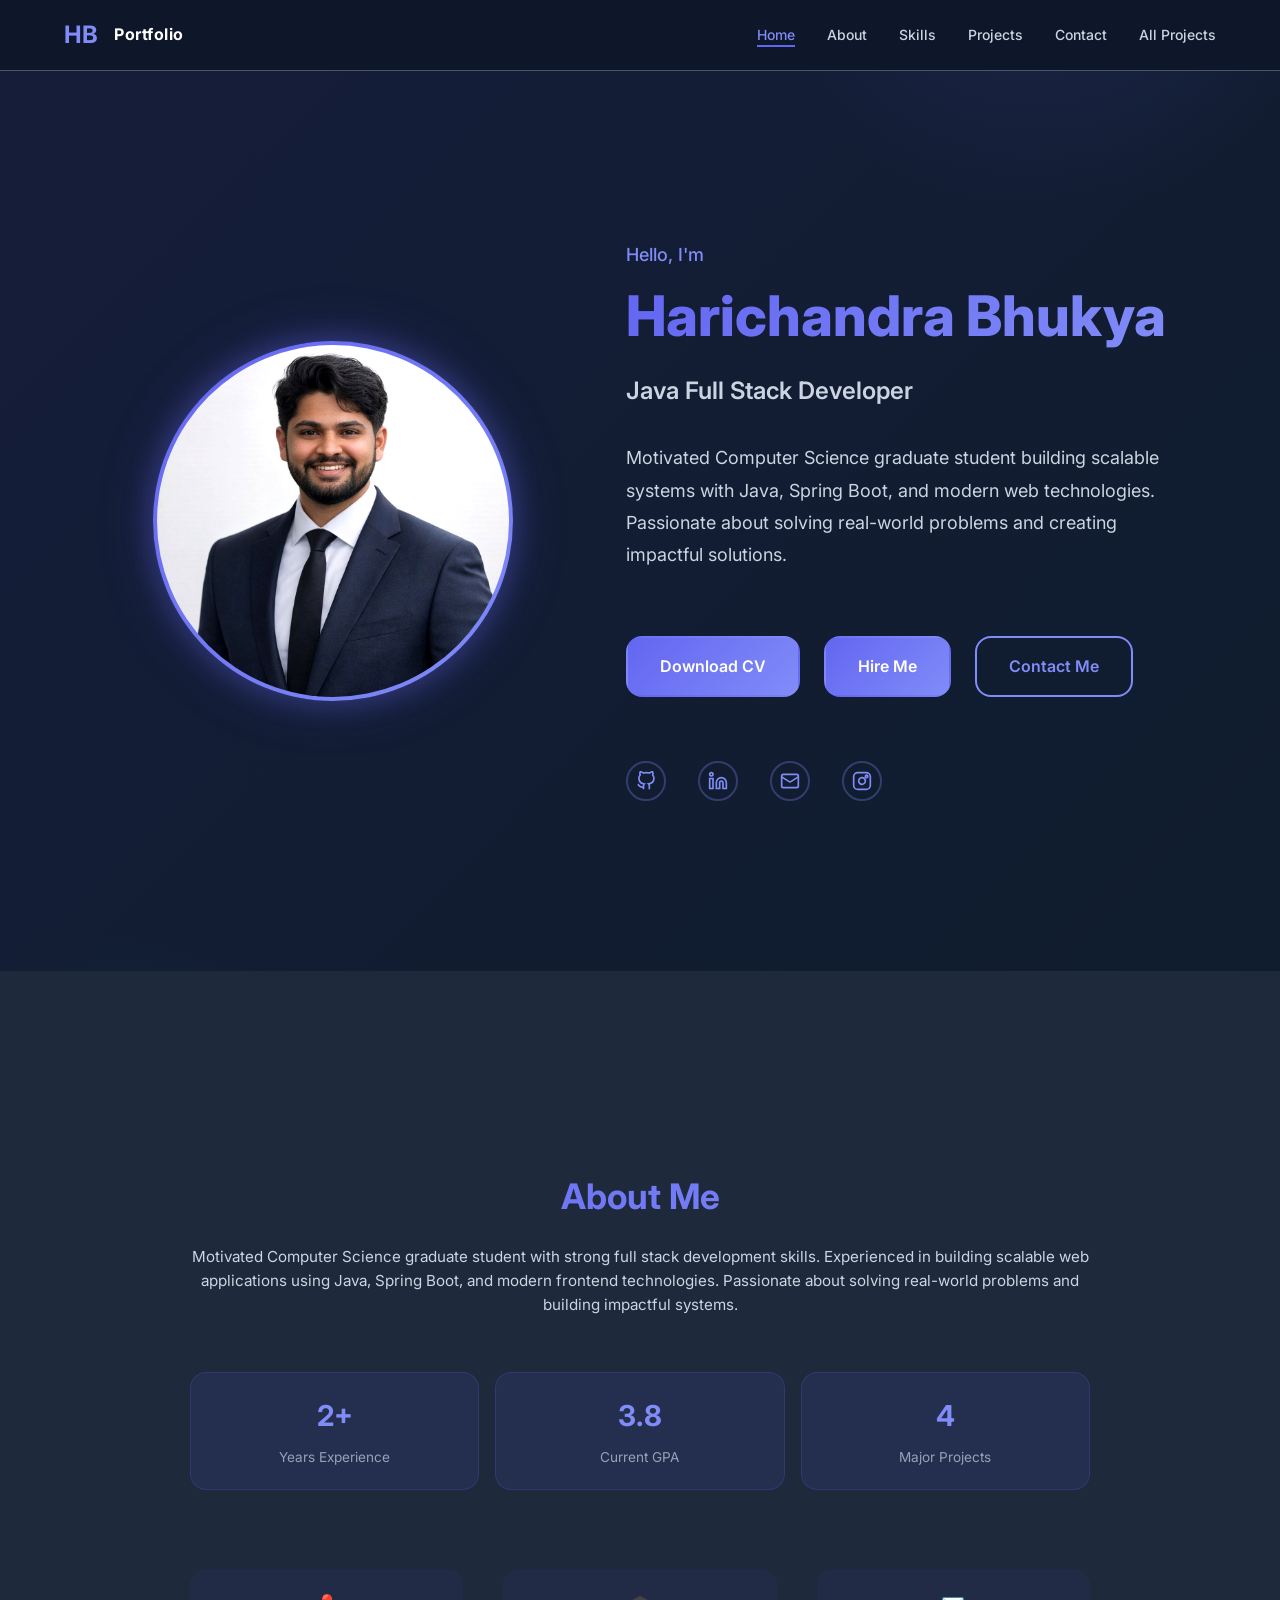
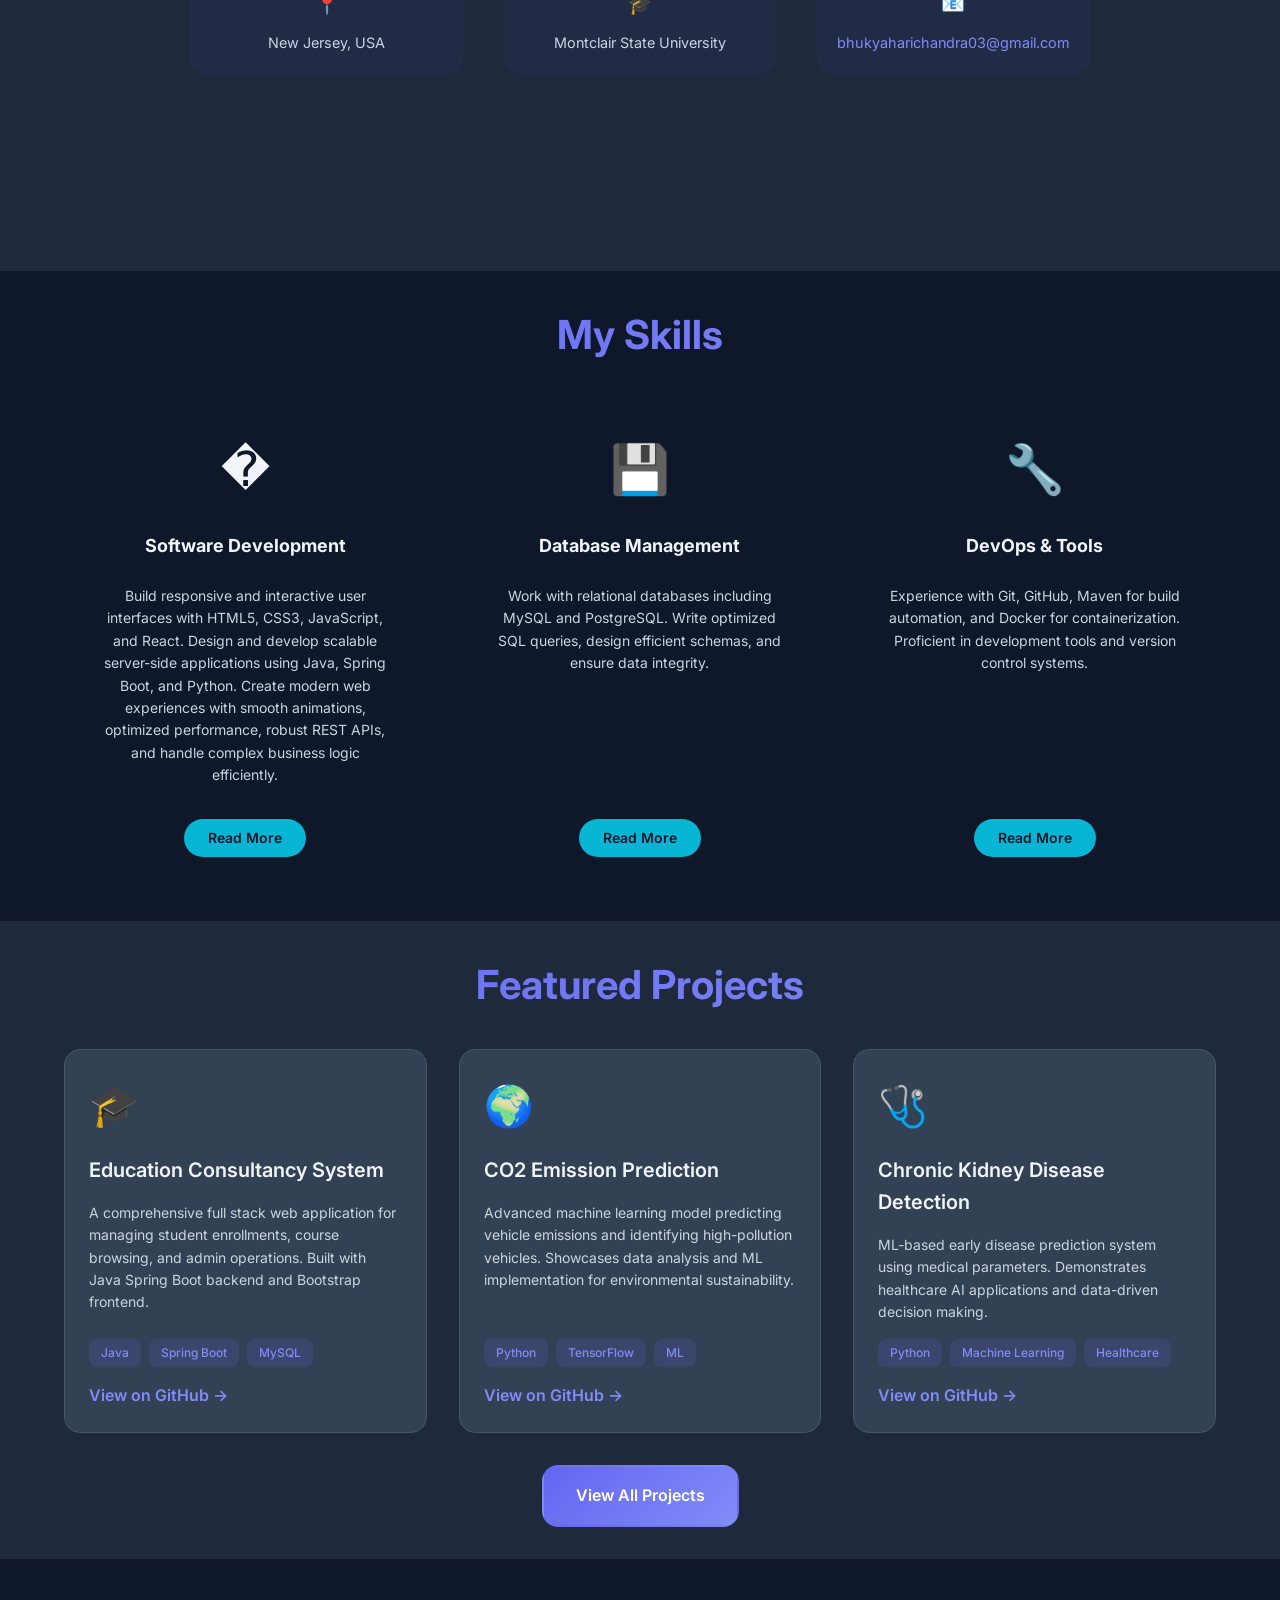
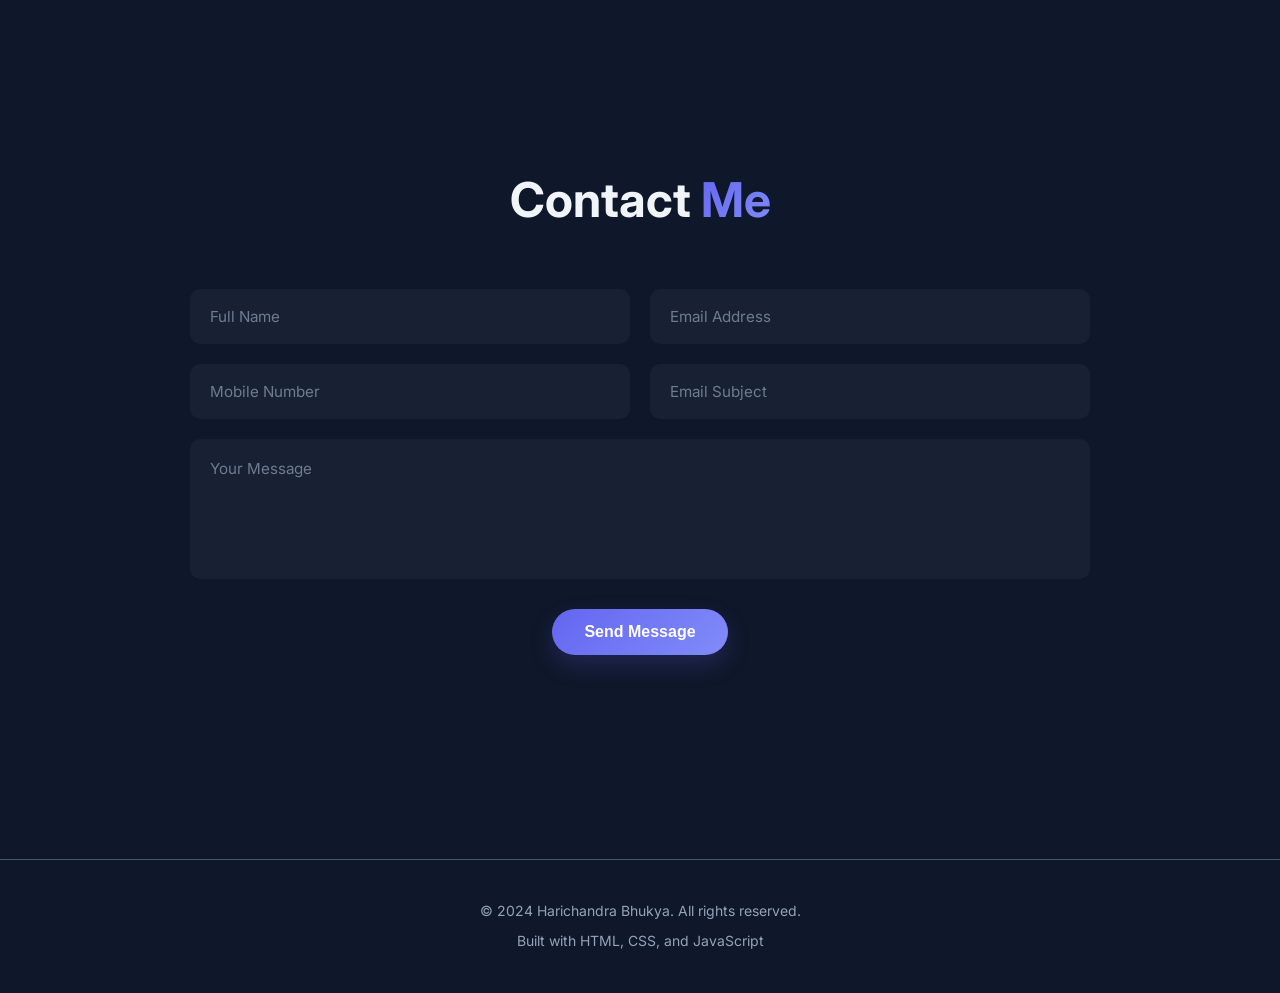
<file: index.html>
<!DOCTYPE html>
<html lang="en">
<head>
    <meta charset="UTF-8">
    <meta name="viewport" content="width=device-width, initial-scale=1.0">
    <meta name="description" content="Harichandra Bhukya - Java Full Stack Developer | Graduate Student at Montclair State University">
    <meta name="author" content="Harichandra Bhukya">
    <title>Harichandra Bhukya | Java Full Stack Developer</title>
    <link rel="stylesheet" href="style.css">
    <link href="https://fonts.googleapis.com/css2?family=Inter:wght@300;400;500;600;700&display=swap" rel="stylesheet">
</head>
<body>
    <!-- Navbar -->
    <nav class="navbar">
        <div class="navbar-container">
            <a href="index.html" class="navbar-logo-wrapper">
                <span class="navbar-logo">HB</span>
                <span class="navbar-text">Portfolio</span>
            </a>
            <button class="hamburger" id="hamburger">
                <span></span>
                <span></span>
                <span></span>
            </button>
            <ul class="nav-menu" id="navMenu">
                <li><a href="#hero" class="nav-link active">Home</a></li>
                <li><a href="#about" class="nav-link">About</a></li>
                <li><a href="#skills" class="nav-link">Skills</a></li>
                <li><a href="#projects" class="nav-link">Projects</a></li>
                <li><a href="#contact" class="nav-link">Contact</a></li>
                <li><a href="projects.html" class="nav-link">All Projects</a></li>
            </ul>
        </div>
    </nav>

    <!-- Hero Section -->
    <section id="hero" class="hero">
        <div class="container hero-container">
            <!-- Left Column: Profile Image -->
            <div class="hero-image-column">
                <div class="profile-image-wrapper">
                    <div class="profile-image-border"></div>
                    <img src="assets/images/profile.jpg" alt="Harichandra Bhukya" class="profile-image">
                </div>
            </div>

            <!-- Right Column: Content -->
            <div class="hero-content-column">
                <p class="hero-intro">Hello, I'm</p>
                <h1 class="hero-title">Harichandra Bhukya</h1>
                <p class="hero-subtitle">Java Full Stack Developer</p>
                <p class="hero-description">
                    Motivated Computer Science graduate student building scalable systems with Java, Spring Boot, and modern web technologies. Passionate about solving real-world problems and creating impactful solutions.
                </p>
                <div class="hero-buttons">
                    <a href="assets/files/harichandra_fullstack_resume.pdf" class="btn btn-primary" download>Download CV</a>
                    <a href="#contact" class="btn btn-primary">Hire Me</a>
                    <a href="#contact" class="btn btn-secondary">Contact Me</a>
                </div>
                <div class="social-links">
                    <a href="https://github.com/harichandra04" target="_blank" class="social-link" title="GitHub">
                        <svg width="24" height="24" viewBox="0 0 24 24" fill="none" stroke="currentColor" stroke-width="2">
                            <path d="M9 19c-5 1.5-5-2.5-7-3m14 6v-3.87a3.37 3.37 0 0 0-.94-2.61c3.14-.35 6.44-1.54 6.44-7A5.44 5.44 0 0 0 20 4.77 5.07 5.07 0 0 0 19.91 1S18.73.65 16 2.48a13.38 13.38 0 0 0-7 0C6.27.65 5.09 1 5.09 1A5.07 5.07 0 0 0 5 4.77a5.44 5.44 0 0 0-1.5 3.78c0 5.42 3.3 6.61 6.44 7A3.37 3.37 0 0 0 9 18.13V22"></path>
                        </svg>
                    </a>
                    <a href="https://www.linkedin.com/in/harichandra-bhukya-a99386277" target="_blank" class="social-link" title="LinkedIn">
                        <svg width="24" height="24" viewBox="0 0 24 24" fill="none" stroke="currentColor" stroke-width="2">
                            <path d="M16 8a6 6 0 0 1 6 6v7h-4v-7a2 2 0 0 0-2-2 2 2 0 0 0-2 2v7h-4v-7a6 6 0 0 1 6-6zM2 9h4v12H2z"></path>
                            <circle cx="4" cy="4" r="2"></circle>
                        </svg>
                    </a>
                    <a href="mailto:bhukyaharichandra03@gmail.com" class="social-link" title="Email">
                        <svg width="24" height="24" viewBox="0 0 24 24" fill="none" stroke="currentColor" stroke-width="2">
                            <rect x="2" y="4" width="20" height="16" rx="2"></rect>
                            <path d="m22 7-8.97 5.7a1.94 1.94 0 0 1-2.06 0L2 7"></path>
                        </svg>
                    </a>
                    <a href="https://www.instagram.com/hari__chandra_?igsh=bmt1dWl6MHl3cGg3&utm_source=qr" target="_blank" class="social-link" title="Instagram">
                        <svg width="24" height="24" viewBox="0 0 24 24" fill="none" stroke="currentColor" stroke-width="2">
                            <rect x="2" y="2" width="20" height="20" rx="5" ry="5"></rect>
                            <path d="M16 11.37A4 4 0 1 1 12.63 8 4 4 0 0 1 16 11.37z"></path>
                            <circle cx="17.5" cy="6.5" r="1.5"></circle>
                        </svg>
                    </a>
                </div>
            </div>
        </div>
    </section>

    <!-- About Section -->
    <section id="about" class="about">
        <div class="container">
            <h2 class="section-title">About Me</h2>
            <div class="about-content">
                <p class="about-text">
                    Motivated Computer Science graduate student with strong full stack development skills. Experienced in building scalable web applications using Java, Spring Boot, and modern frontend technologies. Passionate about solving real-world problems and building impactful systems.
                </p>
                <div class="about-stats">
                    <div class="stat">
                        <span class="stat-value">2+</span>
                        <span class="stat-label">Years Experience</span>
                    </div>
                    <div class="stat">
                        <span class="stat-value">3.8</span>
                        <span class="stat-label">Current GPA</span>
                    </div>
                    <div class="stat">
                        <span class="stat-value">4</span>
                        <span class="stat-label">Major Projects</span>
                    </div>
                </div>
                <div class="about-info">
                    <div class="info-item">
                        <span class="info-icon">📍</span>
                        <span class="info-text">New Jersey, USA</span>
                    </div>
                    <div class="info-item">
                        <span class="info-icon">🎓</span>
                        <span class="info-text">Montclair State University</span>
                    </div>
                    <div class="info-item">
                        <span class="info-icon">📧</span>
                        <span class="info-text"><a href="mailto:bhukyaharichandra03@gmail.com">bhukyaharichandra03@gmail.com</a></span>
                    </div>
                </div>
            </div>
        </div>
    </section>

    <!-- Skills Section -->
    <section id="skills" class="skills">
        <div class="container">
            <h2 class="section-title">My <span class="accent-text">Skills</span></h2>
            <div class="skills-grid">
                <div class="skill-card">
                    <div class="skill-icon">�</div>
                    <h3 class="skill-card-title">Software Development</h3>
                    <p class="skill-card-desc">Build responsive and interactive user interfaces with HTML5, CSS3, JavaScript, and React. Design and develop scalable server-side applications using Java, Spring Boot, and Python. Create modern web experiences with smooth animations, optimized performance, robust REST APIs, and handle complex business logic efficiently.</p>
                    <a href="#" class="skill-btn">Read More</a>
                </div>

                <div class="skill-card">
                    <div class="skill-icon">💾</div>
                    <h3 class="skill-card-title">Database Management</h3>
                    <p class="skill-card-desc">Work with relational databases including MySQL and PostgreSQL. Write optimized SQL queries, design efficient schemas, and ensure data integrity.</p>
                    <a href="#" class="skill-btn">Read More</a>
                </div>

                <div class="skill-card">
                    <div class="skill-icon">🔧</div>
                    <h3 class="skill-card-title">DevOps & Tools</h3>
                    <p class="skill-card-desc">Experience with Git, GitHub, Maven for build automation, and Docker for containerization. Proficient in development tools and version control systems.</p>
                    <a href="#" class="skill-btn">Read More</a>
                </div>
            </div>
        </div>
    </section>

    <!-- Projects Preview Section -->
    <section id="projects" class="projects">
        <div class="container">
            <h2 class="section-title">Featured Projects</h2>
            <div class="projects-grid">
                <div class="project-card">
                    <div class="project-icon">🎓</div>
                    <h3 class="project-title">Education Consultancy System</h3>
                    <p class="project-description">A comprehensive full stack web application for managing student enrollments, course browsing, and admin operations. Built with Java Spring Boot backend and Bootstrap frontend.</p>
                    <div class="project-tech">
                        <span class="tech-tag">Java</span>
                        <span class="tech-tag">Spring Boot</span>
                        <span class="tech-tag">MySQL</span>
                    </div>
                    <a href="https://github.com/harichandra04/education-consultancy" target="_blank" class="project-link">View on GitHub →</a>
                </div>

                <div class="project-card">
                    <div class="project-icon">🌍</div>
                    <h3 class="project-title">CO2 Emission Prediction</h3>
                    <p class="project-description">Advanced machine learning model predicting vehicle emissions and identifying high-pollution vehicles. Showcases data analysis and ML implementation for environmental sustainability.</p>
                    <div class="project-tech">
                        <span class="tech-tag">Python</span>
                        <span class="tech-tag">TensorFlow</span>
                        <span class="tech-tag">ML</span>
                    </div>
                    <a href="https://github.com/harichandra04/co2-emission-prediction" target="_blank" class="project-link">View on GitHub →</a>
                </div>

                <div class="project-card">
                    <div class="project-icon">🩺</div>
                    <h3 class="project-title">Chronic Kidney Disease Detection</h3>
                    <p class="project-description">ML-based early disease prediction system using medical parameters. Demonstrates healthcare AI applications and data-driven decision making.</p>
                    <div class="project-tech">
                        <span class="tech-tag">Python</span>
                        <span class="tech-tag">Machine Learning</span>
                        <span class="tech-tag">Healthcare</span>
                    </div>
                    <a href="https://github.com/harichandra04/ckd-detection" target="_blank" class="project-link">View on GitHub →</a>
                </div>
            </div>
            <div class="view-all-projects">
                <a href="projects.html" class="btn btn-primary">View All Projects</a>
            </div>
        </div>
    </section>

    <!-- Contact Section -->
    <section id="contact" class="contact-section">
        <h2 class="contact-heading">
            <span class="contact-text">Contact</span> <span class="contact-me">Me</span>
        </h2>
        <form class="contact-form-wrapper" action="https://formsubmit.co/bhukyaharichandra03@gmail.com" method="POST">
            <div class="form-row">
                <input type="text" name="fullName" class="form-input" placeholder="Full Name" required>
                <input type="email" name="emailAddress" class="form-input" placeholder="Email Address" required>
            </div>

            <div class="form-row">
                <input type="tel" name="mobileNumber" class="form-input" placeholder="Mobile Number">
                <input type="text" name="emailSubject" class="form-input" placeholder="Email Subject" required>
            </div>

            <div class="form-row full-width">
                <textarea name="message" class="form-input form-textarea" placeholder="Your Message" required></textarea>
            </div>

            <div class="form-row button-row">
                <button type="submit" class="contact-btn">Send Message</button>
            </div>

            <!-- FormSubmit honeypot field for spam protection -->
            <input type="hidden" name="_captcha" value="false">
            
            <!-- Redirect to success page after submission -->
            <input type="hidden" name="_next" value="https://localhost:8000/">

            <div id="successMessage" class="success-message" style="display: none;">
                Message sent successfully! Check your email.
            </div>
        </form>
    </section>

    <!-- Footer -->
    <footer class="footer">
        <div class="container">
            <p>&copy; 2024 Harichandra Bhukya. All rights reserved.</p>
            <p>Built with HTML, CSS, and JavaScript</p>
        </div>
    </footer>

    <script src="script.js"></script>
</body>
</html>
</file>
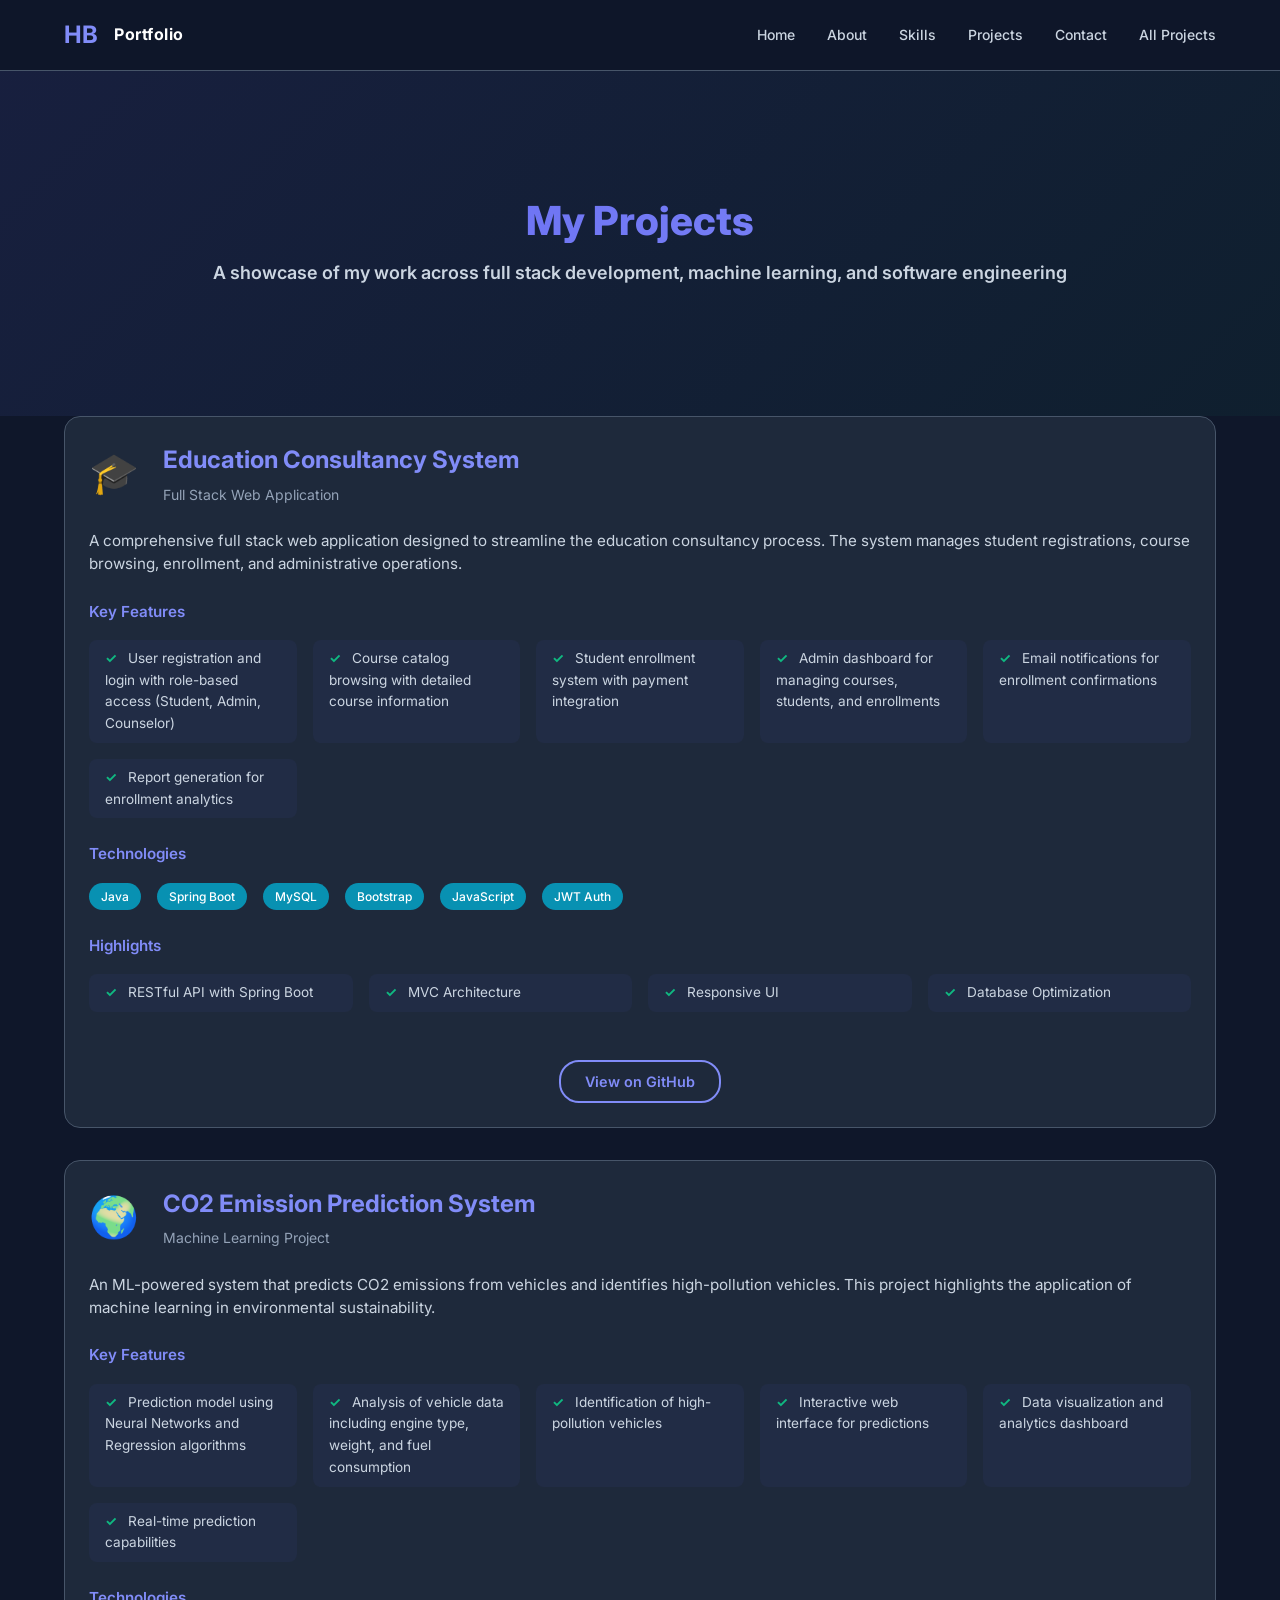
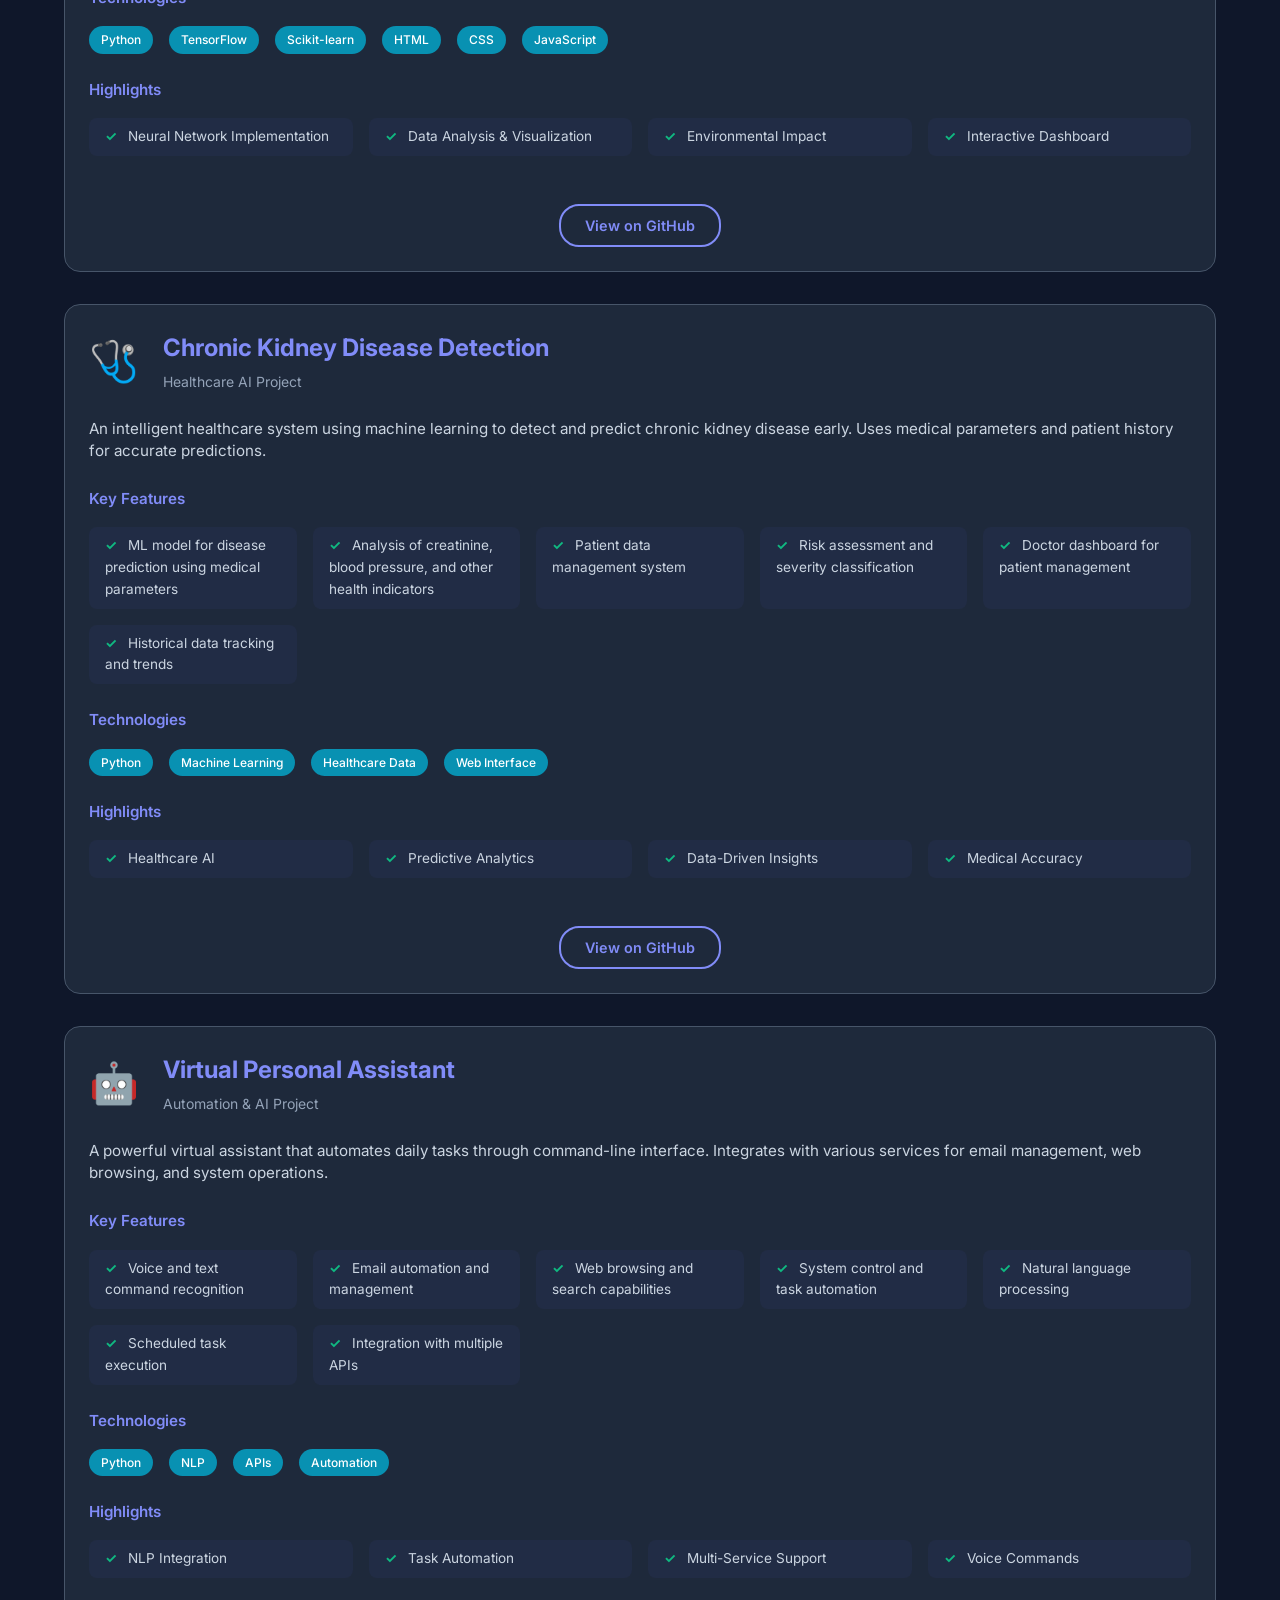
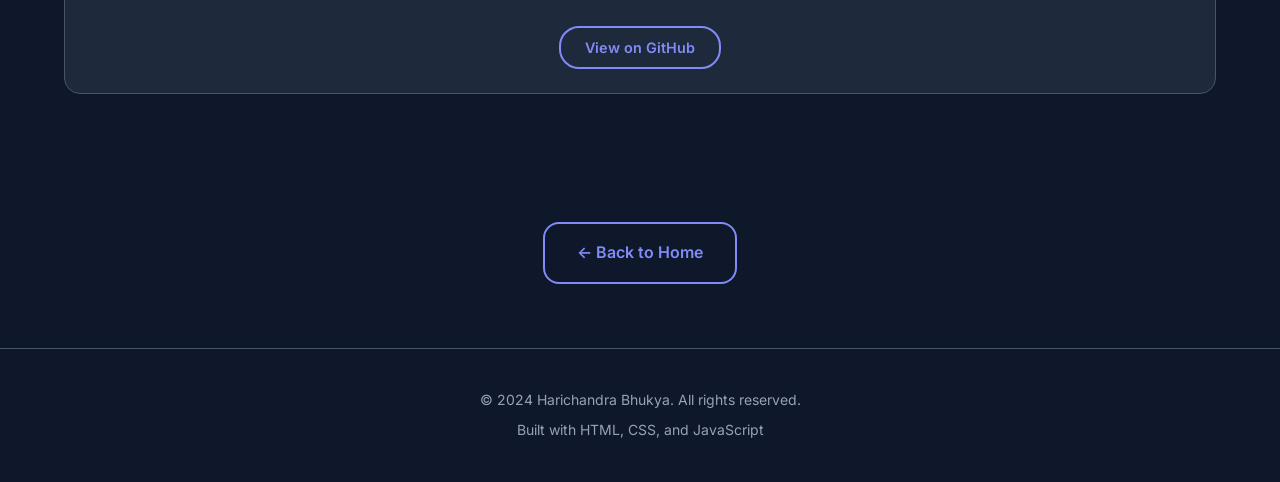
<file: projects.html>
<!DOCTYPE html>
<html lang="en">
<head>
    <meta charset="UTF-8">
    <meta name="viewport" content="width=device-width, initial-scale=1.0">
    <meta name="description" content="Projects - Harichandra Bhukya | Java Full Stack Developer">
    <meta name="author" content="Harichandra Bhukya">
    <title>Projects | Harichandra Bhukya</title>
    <link rel="stylesheet" href="style.css">
    <link href="https://fonts.googleapis.com/css2?family=Inter:wght@300;400;500;600;700&display=swap" rel="stylesheet">
</head>
<body>
    <!-- Navbar -->
    <nav class="navbar">
        <div class="navbar-container">
            <a href="index.html" class="navbar-logo-wrapper">
                <span class="navbar-logo">HB</span>
                <span class="navbar-text">Portfolio</span>
            </a>
            <button class="hamburger" id="hamburger">
                <span></span>
                <span></span>
                <span></span>
            </button>
            <ul class="nav-menu" id="navMenu">
                <li><a href="index.html#hero" class="nav-link">Home</a></li>
                <li><a href="index.html#about" class="nav-link">About</a></li>
                <li><a href="index.html#skills" class="nav-link">Skills</a></li>
                <li><a href="index.html#projects" class="nav-link">Projects</a></li>
                <li><a href="index.html#contact" class="nav-link">Contact</a></li>
                <li><a href="projects.html" class="nav-link active">All Projects</a></li>
            </ul>
        </div>
    </nav>

    <!-- Projects Hero -->
    <section class="projects-hero">
        <div class="container">
            <h1 class="hero-title">My Projects</h1>
            <p class="hero-subtitle">A showcase of my work across full stack development, machine learning, and software engineering</p>
        </div>
    </section>

    <!-- All Projects -->
    <section class="all-projects">
        <div class="container">
            <div class="projects-list">
                <!-- Project 1 -->
                <article class="project-detailed">
                    <div class="project-header">
                        <span class="project-icon-large">🎓</span>
                        <div class="project-header-info">
                            <h2>Education Consultancy System</h2>
                            <p class="project-meta">Full Stack Web Application</p>
                        </div>
                    </div>

                    <p class="project-full-description">A comprehensive full stack web application designed to streamline the education consultancy process. The system manages student registrations, course browsing, enrollment, and administrative operations.</p>

                    <div class="project-features">
                        <h3>Key Features</h3>
                        <ul>
                            <li>User registration and login with role-based access (Student, Admin, Counselor)</li>
                            <li>Course catalog browsing with detailed course information</li>
                            <li>Student enrollment system with payment integration</li>
                            <li>Admin dashboard for managing courses, students, and enrollments</li>
                            <li>Email notifications for enrollment confirmations</li>
                            <li>Report generation for enrollment analytics</li>
                        </ul>
                    </div>

                    <div class="project-technologies">
                        <h3>Technologies</h3>
                        <div class="tech-stack">
                            <span class="tech-badge">Java</span>
                            <span class="tech-badge">Spring Boot</span>
                            <span class="tech-badge">MySQL</span>
                            <span class="tech-badge">Bootstrap</span>
                            <span class="tech-badge">JavaScript</span>
                            <span class="tech-badge">JWT Auth</span>
                        </div>
                    </div>

                    <div class="project-highlights">
                        <h3>Highlights</h3>
                        <ul>
                            <li>RESTful API with Spring Boot</li>
                            <li>MVC Architecture</li>
                            <li>Responsive UI</li>
                            <li>Database Optimization</li>
                        </ul>
                    </div>

                    <div class="project-links">
                        <a href="https://github.com/harichandra04/education-consultancy" target="_blank" class="btn btn-primary">View on GitHub</a>
                    </div>
                </article>

                <!-- Project 2 -->
                <article class="project-detailed">
                    <div class="project-header">
                        <span class="project-icon-large">🌍</span>
                        <div class="project-header-info">
                            <h2>CO2 Emission Prediction System</h2>
                            <p class="project-meta">Machine Learning Project</p>
                        </div>
                    </div>

                    <p class="project-full-description">An ML-powered system that predicts CO2 emissions from vehicles and identifies high-pollution vehicles. This project highlights the application of machine learning in environmental sustainability.</p>

                    <div class="project-features">
                        <h3>Key Features</h3>
                        <ul>
                            <li>Prediction model using Neural Networks and Regression algorithms</li>
                            <li>Analysis of vehicle data including engine type, weight, and fuel consumption</li>
                            <li>Identification of high-pollution vehicles</li>
                            <li>Interactive web interface for predictions</li>
                            <li>Data visualization and analytics dashboard</li>
                            <li>Real-time prediction capabilities</li>
                        </ul>
                    </div>

                    <div class="project-technologies">
                        <h3>Technologies</h3>
                        <div class="tech-stack">
                            <span class="tech-badge">Python</span>
                            <span class="tech-badge">TensorFlow</span>
                            <span class="tech-badge">Scikit-learn</span>
                            <span class="tech-badge">HTML</span>
                            <span class="tech-badge">CSS</span>
                            <span class="tech-badge">JavaScript</span>
                        </div>
                    </div>

                    <div class="project-highlights">
                        <h3>Highlights</h3>
                        <ul>
                            <li>Neural Network Implementation</li>
                            <li>Data Analysis & Visualization</li>
                            <li>Environmental Impact</li>
                            <li>Interactive Dashboard</li>
                        </ul>
                    </div>

                    <div class="project-links">
                        <a href="https://github.com/harichandra04/climate-data-visualization" target="_blank" class="btn btn-primary">View on GitHub</a>
                    </div>
                </article>

                <!-- Project 3 -->
                <article class="project-detailed">
                    <div class="project-header">
                        <span class="project-icon-large">🩺</span>
                        <div class="project-header-info">
                            <h2>Chronic Kidney Disease Detection</h2>
                            <p class="project-meta">Healthcare AI Project</p>
                        </div>
                    </div>

                    <p class="project-full-description">An intelligent healthcare system using machine learning to detect and predict chronic kidney disease early. Uses medical parameters and patient history for accurate predictions.</p>

                    <div class="project-features">
                        <h3>Key Features</h3>
                        <ul>
                            <li>ML model for disease prediction using medical parameters</li>
                            <li>Analysis of creatinine, blood pressure, and other health indicators</li>
                            <li>Patient data management system</li>
                            <li>Risk assessment and severity classification</li>
                            <li>Doctor dashboard for patient management</li>
                            <li>Historical data tracking and trends</li>
                        </ul>
                    </div>

                    <div class="project-technologies">
                        <h3>Technologies</h3>
                        <div class="tech-stack">
                            <span class="tech-badge">Python</span>
                            <span class="tech-badge">Machine Learning</span>
                            <span class="tech-badge">Healthcare Data</span>
                            <span class="tech-badge">Web Interface</span>
                        </div>
                    </div>

                    <div class="project-highlights">
                        <h3>Highlights</h3>
                        <ul>
                            <li>Healthcare AI</li>
                            <li>Predictive Analytics</li>
                            <li>Data-Driven Insights</li>
                            <li>Medical Accuracy</li>
                        </ul>
                    </div>

                    <div class="project-links">
                        <a href="https://github.com/harichandra04/chronic-kidney-disease-detection" target="_blank" class="btn btn-primary">View on GitHub</a>
                    </div>
                </article>

                <!-- Project 4 -->
                <article class="project-detailed">
                    <div class="project-header">
                        <span class="project-icon-large">🤖</span>
                        <div class="project-header-info">
                            <h2>Virtual Personal Assistant</h2>
                            <p class="project-meta">Automation & AI Project</p>
                        </div>
                    </div>

                    <p class="project-full-description">A powerful virtual assistant that automates daily tasks through command-line interface. Integrates with various services for email management, web browsing, and system operations.</p>

                    <div class="project-features">
                        <h3>Key Features</h3>
                        <ul>
                            <li>Voice and text command recognition</li>
                            <li>Email automation and management</li>
                            <li>Web browsing and search capabilities</li>
                            <li>System control and task automation</li>
                            <li>Natural language processing</li>
                            <li>Scheduled task execution</li>
                            <li>Integration with multiple APIs</li>
                        </ul>
                    </div>

                    <div class="project-technologies">
                        <h3>Technologies</h3>
                        <div class="tech-stack">
                            <span class="tech-badge">Python</span>
                            <span class="tech-badge">NLP</span>
                            <span class="tech-badge">APIs</span>
                            <span class="tech-badge">Automation</span>
                        </div>
                    </div>

                    <div class="project-highlights">
                        <h3>Highlights</h3>
                        <ul>
                            <li>NLP Integration</li>
                            <li>Task Automation</li>
                            <li>Multi-Service Support</li>
                            <li>Voice Commands</li>
                        </ul>
                    </div>

                    <div class="project-links">
                        <a href="https://github.com/harichandra04/virtual-assistant" target="_blank" class="btn btn-primary">View on GitHub</a>
                    </div>
                </article>
            </div>

            <div class="back-home">
                <a href="index.html" class="btn btn-secondary">← Back to Home</a>
            </div>
        </div>
    </section>

    <!-- Footer -->
    <footer class="footer">
        <div class="container">
            <p>&copy; 2024 Harichandra Bhukya. All rights reserved.</p>
            <p>Built with HTML, CSS, and JavaScript</p>
        </div>
    </footer>

    <script src="script.js"></script>
</body>
</html>
</file>
<file: style.css>
/* ========================================
   Dark Theme Portfolio - CSS Variables
   ======================================== */

:root {
    /* Colors */
    --primary-color: #6366f1;
    --primary-dark: #4f46e5;
    --primary-light: #818cf8;
    --secondary-color: #10b981;
    --accent-color: #f59e0b;
    
    /* Dark Theme */
    --bg-primary: #0f172a;
    --bg-secondary: #1e293b;
    --bg-tertiary: #334155;
    --text-primary: #f1f5f9;
    --text-secondary: #cbd5e1;
    --text-tertiary: #94a3b8;
    --border-color: #475569;
    
    /* Gradients */
    --gradient-primary: linear-gradient(135deg, #6366f1 0%, #818cf8 100%);
    --gradient-secondary: linear-gradient(135deg, #10b981 0%, #34d399 100%);
    
    /* Spacing */
    --spacing-xs: 0.5rem;
    --spacing-sm: 1rem;
    --spacing-md: 1.5rem;
    --spacing-lg: 2rem;
    --spacing-xl: 3rem;
    --spacing-2xl: 4rem;
    
    /* Typography */
    --font-family: 'Inter', -apple-system, BlinkMacSystemFont, 'Segoe UI', sans-serif;
    --font-size-xs: 0.75rem;
    --font-size-sm: 0.875rem;
    --font-size-base: 1rem;
    --font-size-lg: 1.125rem;
    --font-size-xl: 1.25rem;
    --font-size-2xl: 1.5rem;
    --font-size-3xl: 2rem;
    --font-size-4xl: 2.5rem;
    
    /* Border Radius */
    --radius-sm: 0.375rem;
    --radius-md: 0.5rem;
    --radius-lg: 1rem;
    --radius-xl: 1.5rem;
    
    /* Transitions */
    --transition-fast: 150ms ease-in-out;
    --transition-normal: 300ms ease-in-out;
    --transition-slow: 500ms ease-in-out;
    
    /* Shadows */
    --shadow-sm: 0 1px 2px 0 rgba(0, 0, 0, 0.05);
    --shadow-md: 0 4px 6px -1px rgba(0, 0, 0, 0.1);
    --shadow-lg: 0 10px 15px -3px rgba(0, 0, 0, 0.1);
    --shadow-xl: 0 20px 25px -5px rgba(0, 0, 0, 0.1);
}

/* ========================================
   Global Styles
   ======================================== */

* {
    margin: 0;
    padding: 0;
    box-sizing: border-box;
}

html {
    scroll-behavior: smooth;
}

body {
    font-family: var(--font-family);
    background-color: var(--bg-primary);
    color: var(--text-primary);
    line-height: 1.6;
    overflow-x: hidden;
}

.container {
    max-width: 1200px;
    margin: 0 auto;
    padding: 0 var(--spacing-md);
}

/* ========================================
   Navbar
   ======================================== */

.navbar {
    position: sticky;
    top: 0;
    z-index: 1000;
    background-color: rgba(15, 23, 42, 0.95);
    backdrop-filter: blur(10px);
    border-bottom: 1px solid var(--border-color);
}

.navbar-container {
    max-width: 1200px;
    margin: 0 auto;
    padding: 1rem var(--spacing-md);
    display: flex;
    justify-content: space-between;
    align-items: center;
}

.navbar-logo-wrapper {
    display: flex;
    align-items: center;
    gap: var(--spacing-sm);
    text-decoration: none;
    transition: all var(--transition-normal);
}

.navbar-logo-wrapper:hover {
    color: var(--primary-color);
}

.navbar-logo-wrapper:hover .navbar-logo {
    color: var(--primary-color);
}

.navbar-logo-wrapper:hover .navbar-text {
    color: white;
}

.navbar-logo {
    font-size: var(--font-size-2xl);
    font-weight: 700;
    color: var(--primary-light);
    text-decoration: none;
    display: flex;
    align-items: center;
    gap: var(--spacing-sm);
    transition: color var(--transition-normal);
}

.navbar-text {
    font-size: var(--font-size-base);
    font-weight: 700;
    color: white;
    letter-spacing: 0.5px;
    transition: color var(--transition-normal);
}

.navbar-logo:hover {
    color: var(--primary-color);
}

.nav-menu {
    display: flex;
    list-style: none;
    gap: 2rem;
    align-items: center;
}

.nav-link {
    color: var(--text-secondary);
    text-decoration: none;
    font-weight: 500;
    font-size: var(--font-size-sm);
    transition: color var(--transition-normal);
    position: relative;
}

.nav-link:hover,
.nav-link.active {
    color: var(--primary-light);
}

.nav-link::after {
    content: '';
    position: absolute;
    bottom: -4px;
    left: 0;
    width: 0;
    height: 2px;
    background-color: var(--primary-color);
    transition: width var(--transition-normal);
}

.nav-link:hover::after,
.nav-link.active::after {
    width: 100%;
}

.hamburger {
    display: none;
    flex-direction: column;
    background: none;
    border: none;
    cursor: pointer;
    gap: 6px;
    padding: 8px;
}

.hamburger span {
    width: 25px;
    height: 3px;
    background-color: var(--text-primary);
    border-radius: 3px;
    transition: all var(--transition-normal);
}

.hamburger.active span:nth-child(1) {
    transform: rotate(45deg) translateY(12px);
}

.hamburger.active span:nth-child(2) {
    opacity: 0;
}

.hamburger.active span:nth-child(3) {
    transform: rotate(-45deg) translateY(-12px);
}

/* ========================================
   Hero Section
   ======================================== */

.hero {
    min-height: 100vh;
    display: flex;
    align-items: center;
    justify-content: center;
    background: linear-gradient(135deg, rgba(99, 102, 241, 0.08) 0%, rgba(16, 185, 129, 0.03) 100%);
    position: relative;
    overflow: hidden;
    padding: var(--spacing-xl) 0;
}

.hero::before {
    content: '';
    position: absolute;
    top: -50%;
    right: -5%;
    width: 600px;
    height: 600px;
    background: radial-gradient(circle, rgba(99, 102, 241, 0.12) 0%, transparent 70%);
    border-radius: 50%;
    z-index: 0;
}

.hero::after {
    content: '';
    position: absolute;
    bottom: -50%;
    left: -10%;
    width: 500px;
    height: 500px;
    background: radial-gradient(circle, rgba(16, 185, 129, 0.08) 0%, transparent 70%);
    border-radius: 50%;
    z-index: 0;
}

.hero-container {
    display: grid;
    grid-template-columns: 1fr 1.2fr;
    gap: var(--spacing-2xl);
    align-items: center;
    position: relative;
    z-index: 1;
}

/* Hero Image Column */
.hero-image-column {
    display: flex;
    justify-content: center;
    align-items: center;
    animation: fadeInLeft 0.8s ease-out;
}

.profile-image-wrapper {
    position: relative;
    width: 360px;
    height: 360px;
}

.profile-image-border {
    position: absolute;
    inset: 0;
    border-radius: 50%;
    padding: 4px;
    background: var(--gradient-primary);
    display: flex;
    align-items: center;
    justify-content: center;
    animation: spinBorder 8s linear infinite;
    box-shadow: 0 0 30px rgba(99, 102, 241, 0.4), 0 0 60px rgba(99, 102, 241, 0.2);
}

.profile-image {
    position: absolute;
    inset: 4px;
    width: calc(100% - 8px);
    height: calc(100% - 8px);
    border-radius: 50%;
    object-fit: cover;
    animation: float 6s ease-in-out infinite;
    filter: brightness(1.05) contrast(1.1);
}

/* Hero Content Column */
.hero-content-column {
    animation: fadeInRight 0.8s ease-out;
}

.hero-intro {
    font-size: var(--font-size-lg);
    color: var(--primary-light);
    font-weight: 500;
    margin-bottom: var(--spacing-sm);
    animation: fadeInUp 0.8s ease-out 0.2s backwards;
}

.hero-title {
    font-size: 3.5rem;
    font-weight: 800;
    line-height: 1.1;
    margin-bottom: var(--spacing-md);
    background: var(--gradient-primary);
    -webkit-background-clip: text;
    -webkit-text-fill-color: transparent;
    background-clip: text;
    animation: fadeInUp 0.8s ease-out 0.3s backwards;
}

.hero-subtitle {
    font-size: var(--font-size-2xl);
    color: var(--text-secondary);
    font-weight: 600;
    margin-bottom: var(--spacing-lg);
    animation: fadeInUp 0.8s ease-out 0.4s backwards;
}

.hero-description {
    font-size: var(--font-size-lg);
    color: var(--text-secondary);
    line-height: 1.8;
    margin-bottom: var(--spacing-2xl);
    max-width: 550px;
    animation: fadeInUp 0.8s ease-out 0.5s backwards;
}

.hero-buttons {
    display: flex;
    gap: var(--spacing-md);
    margin-bottom: var(--spacing-2xl);
    animation: fadeInUp 0.8s ease-out 0.6s backwards;
    flex-wrap: wrap;
}

.social-links {
    display: flex;
    gap: var(--spacing-lg);
    animation: fadeInUp 0.8s ease-out 0.7s backwards;
}

.social-link {
    width: 40px;
    height: 40px;
    display: flex;
    align-items: center;
    justify-content: center;
    color: var(--primary-light);
    text-decoration: none;
    border: 2px solid rgba(129, 140, 248, 0.3);
    border-radius: 50%;
    transition: all var(--transition-normal);
}

.social-link:hover {
    color: white;
    border-color: var(--primary-color);
    background: rgba(99, 102, 241, 0.1);
    transform: translateY(-6px);
    box-shadow: 0 0 20px rgba(99, 102, 241, 0.4);
}

.social-link svg {
    width: 20px;
    height: 20px;
}

/* ========================================
   Buttons
   ======================================== */

.btn {
    display: inline-block;
    padding: var(--spacing-sm) var(--spacing-lg);
    border-radius: var(--radius-lg);
    font-weight: 600;
    text-decoration: none;
    transition: all var(--transition-normal);
    border: 2px solid transparent;
    cursor: pointer;
    font-size: var(--font-size-base);
    text-align: center;
}

.btn-primary {
    background: var(--gradient-primary);
    color: white;
}

.btn-primary:hover {
    transform: translateY(-2px);
    box-shadow: 0 10px 20px rgba(99, 102, 241, 0.3);
}

.btn-secondary {
    background: transparent;
    color: var(--primary-light);
    border-color: var(--primary-light);
}

.btn-secondary:hover {
    background: rgba(99, 102, 241, 0.1);
    transform: translateY(-2px);
}

/* ========================================
   About Section
   ======================================== */

.about {
    min-height: 100vh;
    padding: 50px 100px;
    background-color: var(--bg-secondary);
    display: flex;
    flex-direction: column;
    justify-content: center;
    align-items: center;
}

.about-content {
    display: flex;
    flex-direction: column;
    align-items: center;
    width: 100%;
    gap: var(--spacing-md);
}

.about-text {
    font-size: 0.95rem;
    color: var(--text-secondary);
    line-height: 1.6;
    max-width: 900px;
    text-align: center;
    margin-bottom: 30px;
}

.about-stats {
    display: grid;
    grid-template-columns: repeat(3, 1fr);
    gap: 16px;
    margin-bottom: 30px;
    width: 100%;
}

.stat {
    background: rgba(99, 102, 241, 0.1);
    padding: 20px 30px;
    border-radius: var(--radius-lg);
    text-align: center;
    border: 1px solid rgba(99, 102, 241, 0.2);
    transition: all var(--transition-normal);
}

.stat:hover {
    background: rgba(99, 102, 241, 0.2);
    transform: translateY(-4px);
}

.stat-value {
    display: block;
    font-size: 1.8rem;
    font-weight: 700;
    color: var(--primary-light);
    margin-bottom: var(--spacing-xs);
}

.stat-label {
    display: block;
    font-size: 0.85rem;
    color: var(--text-tertiary);
}

.about-info {
    display: grid;
    grid-template-columns: repeat(3, 1fr);
    gap: 40px;
    width: 100%;
    margin-top: 25px;
}

.info-item {
    display: flex;
    flex-direction: column;
    align-items: center;
    gap: 12px;
    padding: 20px;
    background: rgba(99, 102, 241, 0.05);
    border-radius: var(--radius-lg);
    text-align: center;
    transition: all var(--transition-normal);
}

.info-item:hover {
    background: rgba(99, 102, 241, 0.1);
}

.info-icon {
    font-size: 1.2rem;
}

.info-text {
    color: var(--text-secondary);
    font-size: 0.9rem;
}

.info-text a {
    color: var(--primary-light);
    text-decoration: none;
    transition: color var(--transition-normal);
}

.info-text a:hover {
    color: var(--primary-color);
}

/* ========================================
   Section Titles
   ======================================== */

.section-title {
    font-size: var(--font-size-4xl);
    font-weight: 700;
    margin-bottom: var(--spacing-lg);
    text-align: center;
    background: var(--gradient-primary);
    -webkit-background-clip: text;
    -webkit-text-fill-color: transparent;
    background-clip: text;
}

.about .section-title {
    font-size: 2.2rem;
    margin-bottom: 20px;
}

/* ========================================
   Skills Section
   ======================================== */

.skills {
    padding: var(--spacing-lg) 0;
    background-color: var(--bg-primary);
}

.accent-text {
    color: #06b6d4;
}

.skills-grid {
    display: grid;
    grid-template-columns: repeat(auto-fit, minmax(280px, 1fr));
    gap: var(--spacing-lg);
}

.skill-card {
    display: flex;
    flex-direction: column;
    align-items: center;
    text-align: center;
    padding: var(--spacing-lg);
    transition: all var(--transition-normal);
    /* No border, no visible box */
}

.skill-card:hover {
    transform: translateY(-8px);
}

.skill-icon {
    font-size: 3rem;
    margin-bottom: var(--spacing-md);
    display: block;
}

.skill-card-title {
    font-size: var(--font-size-lg);
    font-weight: 700;
    color: var(--text-primary);
    margin-bottom: var(--spacing-md);
}

.skill-card-desc {
    font-size: var(--font-size-sm);
    color: var(--text-secondary);
    line-height: 1.6;
    margin-bottom: var(--spacing-lg);
    flex-grow: 1;
}

.skill-btn {
    display: inline-block;
    padding: 0.5rem 1.5rem;
    background: #06b6d4;
    color: #0f172a;
    text-decoration: none;
    border-radius: 50px;
    font-size: var(--font-size-sm);
    font-weight: 600;
    transition: all var(--transition-normal);
    border: none;
    cursor: pointer;
}

.skill-btn:hover {
    background: #0891b2;
    transform: scale(1.05);
    box-shadow: 0 0 20px rgba(6, 182, 212, 0.4);
}

/* ========================================
   Projects Section
   ======================================== */

.projects {
    padding: var(--spacing-lg) 0;
    background-color: var(--bg-secondary);
}

.projects-grid {
    display: grid;
    grid-template-columns: repeat(auto-fit, minmax(320px, 1fr));
    gap: var(--spacing-lg);
    margin-bottom: var(--spacing-lg);
}

.project-card {
    background: var(--bg-tertiary);
    padding: var(--spacing-md);
    border-radius: var(--radius-lg);
    border: 1px solid var(--border-color);
    transition: all var(--transition-normal);
    display: flex;
    flex-direction: column;
    gap: var(--spacing-sm);
}

.project-card:hover {
    border-color: var(--primary-color);
    box-shadow: 0 0 20px rgba(99, 102, 241, 0.2);
    transform: translateY(-8px);
}

.project-icon {
    font-size: 2.5rem;
}

.project-title {
    font-size: var(--font-size-xl);
    font-weight: 600;
    color: var(--text-primary);
}

.project-description {
    color: var(--text-secondary);
    font-size: var(--font-size-sm);
    line-height: 1.6;
    flex-grow: 1;
}

.project-tech {
    display: flex;
    flex-wrap: wrap;
    gap: var(--spacing-xs);
}

.tech-tag {
    display: inline-block;
    background: rgba(99, 102, 241, 0.15);
    color: var(--primary-light);
    padding: 0.25rem 0.75rem;
    border-radius: var(--radius-md);
    font-size: var(--font-size-xs);
    font-weight: 500;
}

.project-link {
    color: var(--primary-light);
    text-decoration: none;
    font-weight: 600;
    transition: color var(--transition-normal);
    align-self: flex-start;
}

.project-link:hover {
    color: var(--primary-color);
}

.view-all-projects {
    text-align: center;
}

/* ========================================
   Projects Page - Detailed Projects
   ======================================== */

.projects-hero {
    padding: calc(var(--spacing-2xl) * 2) 0;
    background: linear-gradient(135deg, rgba(99, 102, 241, 0.1) 0%, rgba(16, 185, 129, 0.05) 100%);
    text-align: center;
}

.projects-hero .hero-title {
    font-size: var(--font-size-4xl);
    margin-bottom: var(--spacing-sm);
}

.projects-hero .hero-subtitle {
    font-size: var(--font-size-lg);
    margin-bottom: 0;
}

.all-projects {
    padding: 0;
    background-color: var(--bg-primary);
    scroll-behavior: smooth;
}

.projects-list {
    display: flex;
    flex-direction: column;
    gap: var(--spacing-lg);
    margin-bottom: var(--spacing-2xl);
}

.project-detailed {
    background: var(--bg-secondary);
    padding: var(--spacing-md);
    border-radius: var(--radius-lg);
    border: 1px solid var(--border-color);
    transition: all var(--transition-normal);
    display: flex;
    flex-direction: column;
}

.project-detailed:hover {
    border-color: var(--primary-color);
    transform: translateY(-4px);
    box-shadow: 0 10px 30px rgba(99, 102, 241, 0.2);
}

.project-header {
    display: flex;
    align-items: flex-start;
    gap: var(--spacing-md);
    margin-bottom: var(--spacing-md);
}

.project-icon-large {
    font-size: 2.5rem;
    flex-shrink: 0;
}

.project-header-info h2 {
    font-size: 1.5rem;
    color: var(--primary-light);
    margin-bottom: 4px;
    font-weight: 700;
}

.project-meta {
    color: var(--text-tertiary);
    font-size: var(--font-size-sm);
}

.project-full-description {
    color: var(--text-secondary);
    font-size: 0.95rem;
    line-height: 1.5;
    margin-bottom: var(--spacing-md);
    display: -webkit-box;
    -webkit-line-clamp: 2;
    line-clamp: 2;
    -webkit-box-orient: vertical;
    overflow: hidden;
}

.project-features,
.project-technologies,
.project-highlights {
    margin-bottom: var(--spacing-md);
}

.project-features h3,
.project-technologies h3,
.project-highlights h3 {
    color: var(--primary-light);
    font-size: 0.95rem;
    margin-bottom: var(--spacing-sm);
    font-weight: 600;
}

.project-features ul,
.project-highlights ul {
    list-style: none;
    display: grid;
    grid-template-columns: repeat(auto-fit, minmax(200px, 1fr));
    gap: var(--spacing-sm);
}

.project-features li::before,
.project-highlights li::before {
    content: '✓ ';
    color: var(--secondary-color);
    font-weight: bold;
    margin-right: var(--spacing-xs);
}

.project-features li,
.project-highlights li {
    color: var(--text-secondary);
    padding: var(--spacing-xs) var(--spacing-sm);
    background: rgba(99, 102, 241, 0.05);
    border-radius: var(--radius-md);
    font-size: 0.85rem;
}

.tech-stack {
    display: flex;
    flex-wrap: wrap;
    gap: var(--spacing-sm);
}

.tech-badge {
    display: inline-block;
    background: #0891b2;
    color: white;
    padding: 4px 12px;
    border-radius: 20px;
    font-size: 0.75rem;
    font-weight: 500;
}

.project-links {
    display: flex;
    gap: 16px;
    margin-top: var(--spacing-md);
    justify-content: center;
}

.project-links .btn {
    padding: 8px 24px;
    border-radius: 20px;
    font-size: 0.9rem;
    font-weight: 600;
}

.project-links .btn-primary {
    background: #0891b2;
    color: white;
}

.project-links .btn-primary:hover {
    background: #0e7490;
}

.project-links a[href*="github"] {
    background: transparent;
    border: 2px solid var(--primary-light);
    color: var(--primary-light);
}

.project-links a[href*="github"]:hover {
    background: var(--primary-light);
    color: var(--bg-primary);
}

.back-home {
    text-align: center;
    padding: var(--spacing-2xl);
    display: flex;
    align-items: center;
    justify-content: center;
    flex-direction: column;
    gap: var(--spacing-lg);
}

/* ========================================
   Contact Section
   ======================================== */

.contact {
    padding: var(--spacing-xl) 0;
    background-color: var(--bg-secondary);
}

.contact-subtitle {
    text-align: center;
    color: var(--text-secondary);
    font-size: var(--font-size-lg);
    margin-bottom: var(--spacing-lg);
}

.contact-methods {
    display: grid;
    grid-template-columns: repeat(4, 1fr);
    gap: var(--spacing-sm);
}

.contact-method {
    background: var(--bg-tertiary);
    padding: 1rem;
    border-radius: var(--radius-lg);
    border-left: 3px solid transparent;
    text-decoration: none;
    display: flex;
    align-items: center;
    gap: var(--spacing-md);
    transition: all var(--transition-normal);
    color: var(--text-primary);
}

.contact-method:hover {
    border-left-color: var(--primary-color);
    background: rgba(99, 102, 241, 0.08);
    transform: translateY(-4px);
    box-shadow: 0 0 25px rgba(99, 102, 241, 0.3);
}

.contact-icon {
    font-size: 1.75rem;
    flex-shrink: 0;
}

.contact-info {
    display: flex;
    flex-direction: column;
    gap: 0.25rem;
    flex-grow: 1;
}

.contact-platform {
    font-weight: 600;
    font-size: var(--font-size-base);
    color: var(--text-primary);
}

.contact-handle {
    font-size: var(--font-size-sm);
    color: var(--text-tertiary);
}

/* ========================================
   Contact Section
   ======================================== */

.contact-section {
    min-height: 100vh;
    background: linear-gradient(135deg, var(--bg-primary) 0%, rgba(15, 23, 42, 0.95) 100%);
    display: flex;
    flex-direction: column;
    align-items: center;
    justify-content: center;
    padding: 60px var(--spacing-md);
}

.contact-heading {
    font-size: 3rem;
    font-weight: 700;
    margin-bottom: 50px;
    text-align: center;
    color: var(--text-primary);
    animation: fadeInUp 0.8s ease-out;
}

.contact-text {
    color: var(--text-primary);
}

.contact-me {
    background: linear-gradient(135deg, #6366f1, #818cf8);
    -webkit-background-clip: text;
    -webkit-text-fill-color: transparent;
    background-clip: text;
}

.contact-form-wrapper {
    width: 90%;
    max-width: 900px;
    display: grid;
    grid-template-columns: 1fr 1fr;
    gap: 20px;
    animation: fadeInUp 0.8s ease-out 0.2s backwards;
}

.form-row {
    display: contents;
}

.form-row.full-width {
    grid-column: 1 / -1;
    display: flex;
}

.form-row.button-row {
    grid-column: 1 / -1;
    display: flex;
    justify-content: center;
}

.form-input {
    background: rgba(30, 41, 59, 0.6);
    border: 2px solid transparent;
    border-radius: 10px;
    padding: 16px 18px;
    font-size: 0.95rem;
    color: white;
    font-family: inherit;
    box-sizing: border-box;
    transition: all 300ms ease-in-out;
    backdrop-filter: blur(4px);
}

.form-input::placeholder {
    color: rgba(148, 163, 184, 0.7);
}

.form-input:hover {
    background: rgba(30, 41, 59, 0.8);
    border-color: rgba(99, 102, 241, 0.3);
}

.form-input:focus {
    outline: none;
    background: rgba(30, 41, 59, 0.9);
    border-color: #6366f1;
    box-shadow: 0 0 20px rgba(99, 102, 241, 0.4), inset 0 0 10px rgba(99, 102, 241, 0.1);
}

.form-textarea {
    height: 140px;
    resize: none;
    font-family: inherit;
    line-height: 1.6;
    width: 100%;
}

.contact-btn {
    background: linear-gradient(135deg, #6366f1 0%, #818cf8 100%);
    border: none;
    border-radius: 25px;
    padding: 14px 32px;
    font-size: 1rem;
    font-weight: 600;
    color: white;
    cursor: pointer;
    transition: all 300ms ease-in-out;
    margin-top: 10px;
    box-shadow: 0 10px 25px rgba(99, 102, 241, 0.2);
}

.contact-btn:hover {
    transform: translateY(-3px);
    box-shadow: 0 15px 40px rgba(99, 102, 241, 0.4);
}

.contact-btn:active {
    transform: translateY(-1px);
}

.success-message {
    text-align: center;
    color: #10b981;
    font-size: 0.95rem;
    font-weight: 600;
    margin-top: 20px;
    animation: fadeInUp 0.6s ease-out;
}

/* ========================================
   Footer
   ======================================== */

.footer {
    background-color: var(--bg-primary);
    border-top: 1px solid var(--border-color);
    padding: var(--spacing-lg) 0;
    text-align: center;
    color: var(--text-tertiary);
    font-size: var(--font-size-sm);
}

.footer p {
    margin: var(--spacing-xs) 0;
}

/* ========================================
   Animations
   ======================================== */

@keyframes fadeInUp {
    from {
        opacity: 0;
        transform: translateY(30px);
    }
    to {
        opacity: 1;
        transform: translateY(0);
    }
}

@keyframes fadeInLeft {
    from {
        opacity: 0;
        transform: translateX(-50px);
    }
    to {
        opacity: 1;
        transform: translateX(0);
    }
}

@keyframes fadeInRight {
    from {
        opacity: 0;
        transform: translateX(50px);
    }
    to {
        opacity: 1;
        transform: translateX(0);
    }
}

@keyframes slideIn {
    from {
        width: 0;
    }
    to {
        width: 100%;
    }
}

@keyframes float {
    0%, 100% {
        transform: translateY(0px);
    }
    50% {
        transform: translateY(-20px);
    }
}

@keyframes spinBorder {
    0% {
        transform: rotate(0deg);
    }
    100% {
        transform: rotate(360deg);
    }
}

/* ========================================
   Responsive Design
   ======================================== */

@media (max-width: 768px) {
    .navbar-container {
        padding: 1rem var(--spacing-sm);
    }

    .nav-menu {
        position: absolute;
        top: 70px;
        left: 0;
        right: 0;
        background-color: var(--bg-secondary);
        flex-direction: column;
        gap: 0;
        max-height: 0;
        overflow: hidden;
        transition: max-height var(--transition-normal);
    }

    .nav-menu.active {
        max-height: 500px;
    }

    .nav-menu li {
        border-bottom: 1px solid var(--border-color);
        width: 100%;
    }

    .nav-menu li a {
        display: block;
        padding: var(--spacing-md);
        text-align: left;
    }

    .hamburger {
        display: flex;
    }

    /* Hero Responsive */
    .hero-container {
        grid-template-columns: 1fr;
        gap: var(--spacing-xl);
        padding: var(--spacing-lg) 0;
    }

    .profile-image-wrapper {
        width: 280px;
        height: 280px;
    }

    .hero-image-column {
        order: -1;
    }

    .hero-intro {
        font-size: var(--font-size-base);
    }

    .hero-title {
        font-size: 2.5rem;
    }

    .hero-subtitle {
        font-size: var(--font-size-xl);
    }

    .hero-description {
        font-size: var(--font-size-base);
    }

    .hero-buttons {
        flex-direction: column;
        gap: var(--spacing-sm);
    }

    .hero-buttons .btn {
        width: 100%;
    }

    .section-title {
        font-size: var(--font-size-3xl);
    }

    .about-stats {
        grid-template-columns: 1fr;
    }

    .skills-grid {
        grid-template-columns: 1fr;
    }

    .projects-grid {
        grid-template-columns: 1fr;
    }

    .project-header {
        flex-direction: column;
        align-items: center;
        text-align: center;
    }

    .project-detailed {
        padding: var(--spacing-lg);
    }

    .contact-methods {
        grid-template-columns: repeat(2, 1fr);
    }

    .social-links {
        gap: var(--spacing-md);
    }

    .social-link {
        font-size: 1.5rem;
    }

    /* Contact Form Responsive */
    .contact-section {
        padding: 40px var(--spacing-md);
        min-height: auto;
    }

    .contact-heading {
        font-size: 2.2rem;
        margin-bottom: 35px;
    }

    .contact-form-wrapper {
        width: 100%;
        grid-template-columns: 1fr;
        gap: 16px;
    }

    .form-input {
        padding: 14px 16px;
        font-size: 0.9rem;
    }

    .form-textarea {
        height: 160px;
    }

    .contact-btn {
        padding: 12px 28px;
        font-size: 0.95rem;
    }
}

@media (max-width: 480px) {
    :root {
        --spacing-sm: 0.75rem;
        --spacing-md: 1rem;
        --spacing-lg: 1.5rem;
        --spacing-xl: 2rem;
        --spacing-2xl: 2.5rem;
        
        --font-size-base: 0.95rem;
        --font-size-lg: 1.05rem;
        --font-size-xl: 1.15rem;
        --font-size-2xl: 1.35rem;
        --font-size-3xl: 1.75rem;
        --font-size-4xl: 2rem;
    }

    .container {
        padding: 0 var(--spacing-sm);
    }

    .profile-image-wrapper {
        width: 220px;
        height: 220px;
    }

    .profile-image-border {
        box-shadow: 0 0 20px rgba(99, 102, 241, 0.3), 0 0 40px rgba(99, 102, 241, 0.15);
    }

    .hero-intro {
        font-size: var(--font-size-sm);
    }

    .hero-title {
        font-size: 2rem;
        margin-bottom: var(--spacing-sm);
    }

    .hero-subtitle {
        font-size: var(--font-size-lg);
        margin-bottom: var(--spacing-md);
    }

    .hero-description {
        font-size: var(--font-size-sm);
        margin-bottom: var(--spacing-lg);
    }

    .social-links {
        gap: var(--spacing-md);
    }

    .social-link {
        width: 36px;
        height: 36px;
    }

    .social-link svg {
        width: 18px;
        height: 18px;
    }

    .section-title {
        font-size: var(--font-size-2xl);
    }

    .projects-hero .hero-title {
        font-size: var(--font-size-2xl);
    }

    .project-header {
        gap: var(--spacing-md);
    }

    .project-icon-large {
        font-size: 2.5rem;
    }

    .project-header-info h2 {
        font-size: var(--font-size-lg);
    }

    .tech-stack {
        gap: var(--spacing-sm);
    }

    .tech-badge {
        font-size: var(--font-size-xs);
        padding: 0.35rem 0.75rem;
    }

    .project-features ul,
    .project-highlights ul {
        grid-template-columns: 1fr;
    }

    .contact-methods {
        grid-template-columns: 1fr;
    }

    /* Contact Form Responsive */
    .contact-section {
        padding: 30px var(--spacing-md);
        min-height: auto;
    }

    .contact-heading {
        font-size: 1.75rem;
        margin-bottom: 25px;
    }

    .contact-form-wrapper {
        width: 100%;
        grid-template-columns: 1fr;
        gap: 14px;
    }

    .form-input {
        padding: 12px 14px;
        font-size: 0.9rem;
    }

    .form-textarea {
        height: 140px;
    }

    .contact-btn {
        padding: 12px 24px;
        font-size: 0.9rem;
    }
}
</file>
